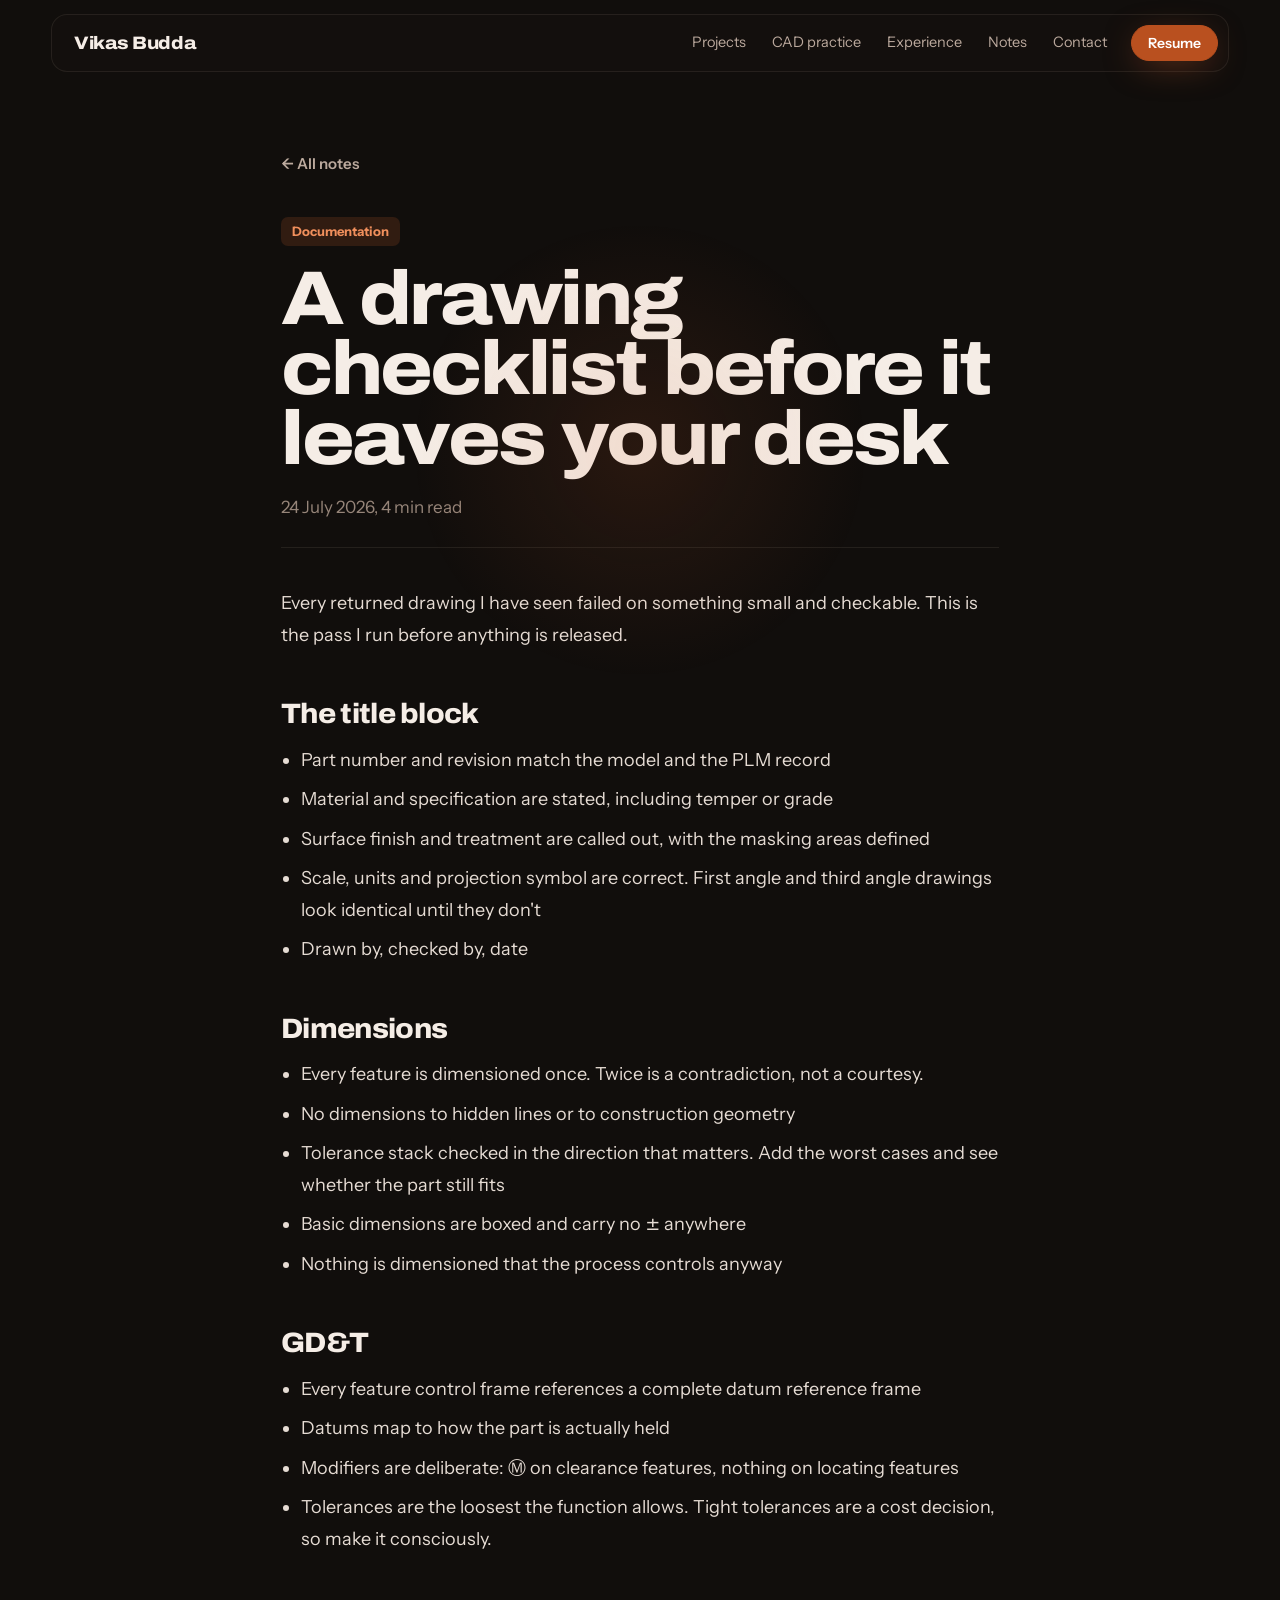
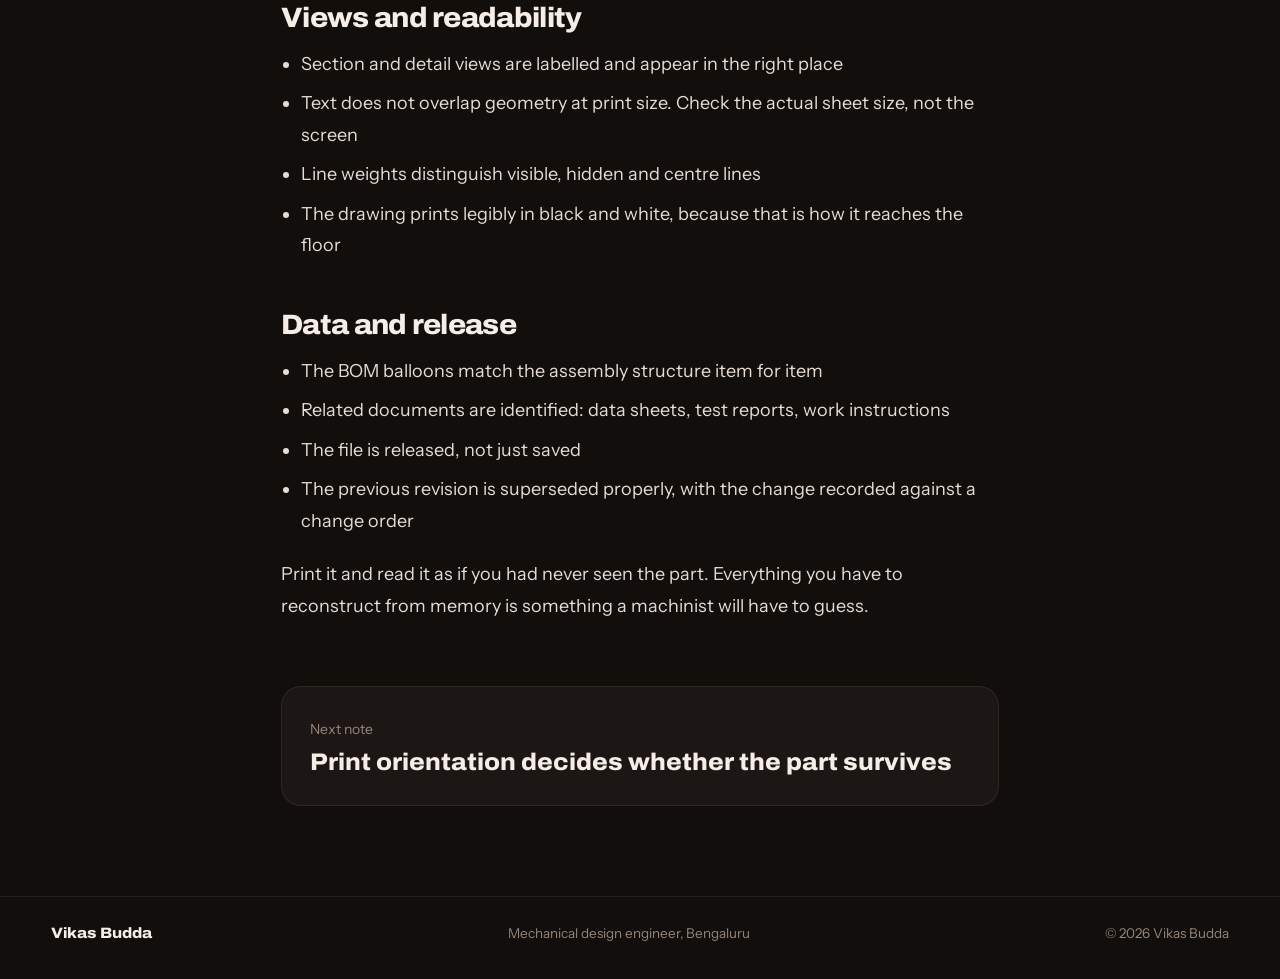
<file: note.html>
<!DOCTYPE html>
<html lang="en">
<head>
<meta charset="utf-8">
<meta name="viewport" content="width=device-width, initial-scale=1">
<meta name="theme-color" content="#110e0c">
<link rel="preconnect" href="https://fonts.googleapis.com"><link rel="preconnect" href="https://fonts.gstatic.com" crossorigin>
<link href="https://fonts.googleapis.com/css2?family=Archivo:wdth,wght@62..125,400..900&family=Instrument+Sans:wght@400;500;600;700&display=swap" rel="stylesheet">
<link rel="stylesheet" href="css/site.css">
<meta property="og:type" content="website">
<meta property="og:site_name" content="Vikas Budda">
<meta property="og:title" content="Notes by Vikas Budda">
<meta property="og:description" content="Engineering notes on CAD, drawings, GD&T and design.">
<meta property="og:url" content="https://buddavikasportfolio.com/notes.html">
<meta property="og:image" content="https://buddavikasportfolio.com/assets/og.png">
<meta property="og:image:width" content="1200"><meta property="og:image:height" content="630">
<meta property="og:image:alt" content="VIX the robot next to the name Vikas Budda">
<meta name="twitter:card" content="summary_large_image">
<meta name="twitter:image" content="https://buddavikasportfolio.com/assets/og.png">
<link rel="icon" type="image/png" sizes="64x64" href="assets/favicon.png">
<link rel="apple-touch-icon" href="assets/apple-touch-icon.png">
<script>try{if(sessionStorage.getItem('vbs'))document.documentElement.classList.add('ready','quick')}catch(e){}</script>
<title>Note | Vikas Budda</title>
<meta name="description" content="Engineering notes on CAD, drawings, GD&T and design.">
</head>
<body>
<div class="loader" aria-hidden="true"><div class="in"><div class="nm"><span>Vikas Budda</span><span>0%</span></div><div class="bar"><i></i></div></div></div>
<a class="skip" href="#main">Skip to content</a>
<div class="progress" aria-hidden="true"></div><div class="eyecur" aria-hidden="true"><i></i><i></i></div><div class="cglow" aria-hidden="true"></div>
<header class="nav"><div class="bar">
  <a class="brand" href="index.html">Vikas Budda</a>
  <nav class="links" aria-label="Main"><a href="index.html#projects">Projects</a><a href="index.html#cad">CAD practice</a><a href="index.html#experience">Experience</a><a href="notes.html">Notes</a><a href="index.html#contact">Contact</a></nav>
  <a class="btn sm pri" href="assets/vikas-budda-resume.pdf" target="_blank" rel="noopener">Resume</a>
  <button class="menu-btn" type="button" aria-expanded="false" aria-controls="menu">Menu</button>
</div></header>
<div class="menu" id="menu"><a href="index.html#projects">Projects</a><a href="index.html#cad">CAD practice</a><a href="index.html#experience">Experience</a><a href="notes.html">Notes</a><a href="index.html#contact">Contact</a><a class="small" href="assets/vikas-budda-resume.pdf" target="_blank" rel="noopener">Download resume</a></div>
<main id="main" class="page"><div class="wrap">
  <article class="article" id="note">
    <a class="back" href="notes.html">&larr; All notes</a>
    <br><span class="tp"></span>
    <h1 class="d"></h1>
    <p class="by"></p>
    <div class="body"></div>
    <a class="nextn" href="notes.html"><span>Next note</span><b></b></a>
  </article>
</div></main>
<footer><div class="wrap"><span><b>Vikas Budda</b></span><span>Mechanical design engineer, Bengaluru</span><span>© <span id="year">2026</span> Vikas Budda</span></div></footer>
<script src="js/figures.js"></script>
<script src="js/data.js"></script>
<script src="js/site.js"></script>
</body>
</html>
</file>
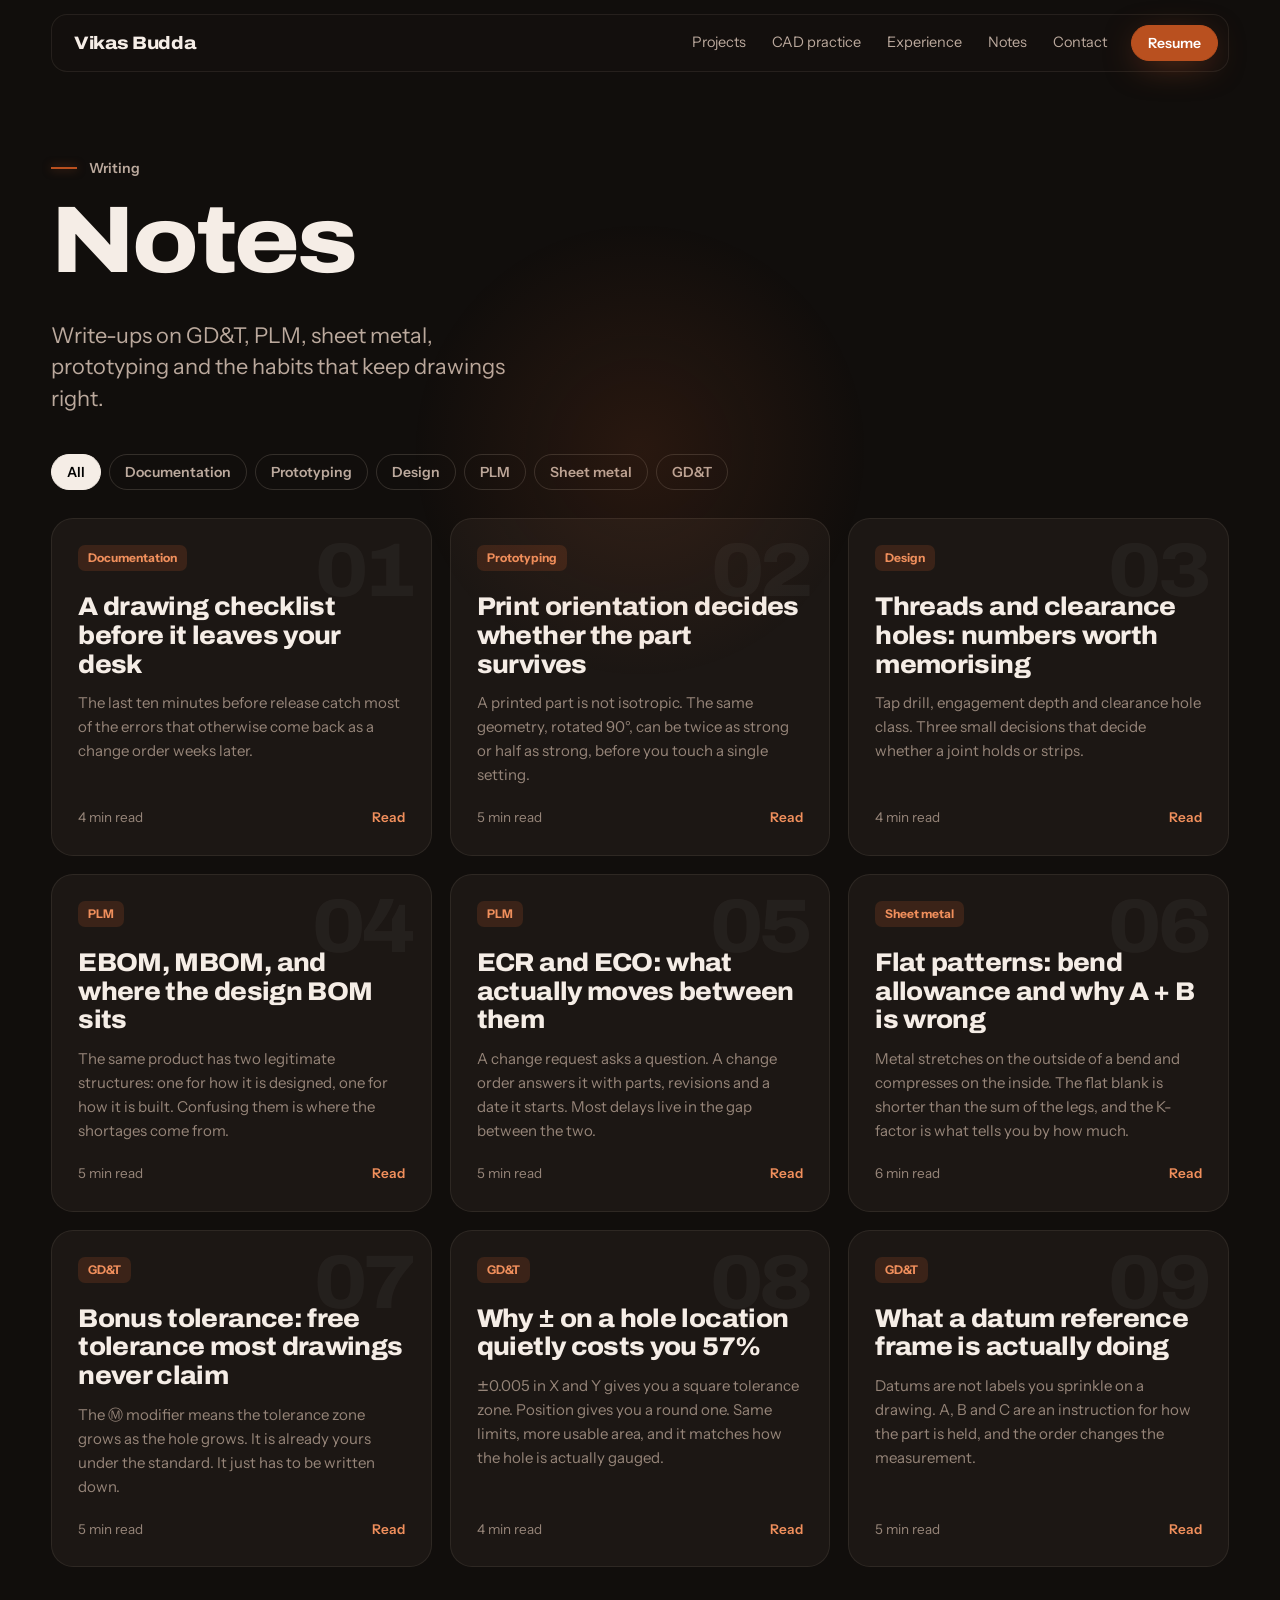
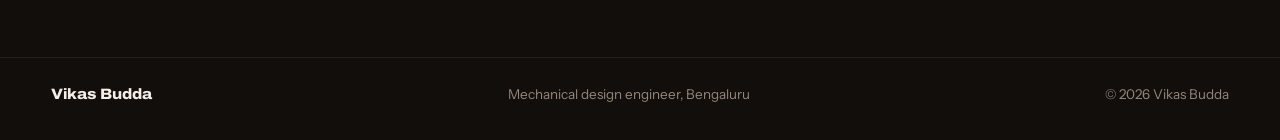
<file: notes.html>
<!DOCTYPE html>
<html lang="en">
<head>
<meta charset="utf-8">
<meta name="viewport" content="width=device-width, initial-scale=1">
<meta name="theme-color" content="#110e0c">
<link rel="preconnect" href="https://fonts.googleapis.com"><link rel="preconnect" href="https://fonts.gstatic.com" crossorigin>
<link href="https://fonts.googleapis.com/css2?family=Archivo:wdth,wght@62..125,400..900&family=Instrument+Sans:wght@400;500;600;700&display=swap" rel="stylesheet">
<link rel="stylesheet" href="css/site.css">
<meta property="og:type" content="website">
<meta property="og:site_name" content="Vikas Budda">
<meta property="og:title" content="Notes by Vikas Budda">
<meta property="og:description" content="Engineering notes on CAD, drawings, GD&T and design.">
<meta property="og:url" content="https://buddavikasportfolio.com/notes.html">
<meta property="og:image" content="https://buddavikasportfolio.com/assets/og.png">
<meta property="og:image:width" content="1200"><meta property="og:image:height" content="630">
<meta property="og:image:alt" content="VIX the robot next to the name Vikas Budda">
<meta name="twitter:card" content="summary_large_image">
<meta name="twitter:image" content="https://buddavikasportfolio.com/assets/og.png">
<link rel="icon" type="image/png" sizes="64x64" href="assets/favicon.png">
<link rel="apple-touch-icon" href="assets/apple-touch-icon.png">
<script>try{if(sessionStorage.getItem('vbs'))document.documentElement.classList.add('ready','quick')}catch(e){}</script>
<title>Notes | Vikas Budda</title>
<meta name="description" content="Engineering notes on CAD, drawings, GD&T and design.">
</head>
<body>
<div class="loader" aria-hidden="true"><div class="in"><div class="nm"><span>Vikas Budda</span><span>0%</span></div><div class="bar"><i></i></div></div></div>
<a class="skip" href="#main">Skip to content</a>
<div class="progress" aria-hidden="true"></div><div class="eyecur" aria-hidden="true"><i></i><i></i></div><div class="cglow" aria-hidden="true"></div>
<header class="nav"><div class="bar">
  <a class="brand" href="index.html">Vikas Budda</a>
  <nav class="links" aria-label="Main"><a href="index.html#projects">Projects</a><a href="index.html#cad">CAD practice</a><a href="index.html#experience">Experience</a><a href="notes.html">Notes</a><a href="index.html#contact">Contact</a></nav>
  <a class="btn sm pri" href="assets/vikas-budda-resume.pdf" target="_blank" rel="noopener">Resume</a>
  <button class="menu-btn" type="button" aria-expanded="false" aria-controls="menu">Menu</button>
</div></header>
<div class="menu" id="menu"><a href="index.html#projects">Projects</a><a href="index.html#cad">CAD practice</a><a href="index.html#experience">Experience</a><a href="notes.html">Notes</a><a href="index.html#contact">Contact</a><a class="small" href="assets/vikas-budda-resume.pdf" target="_blank" rel="noopener">Download resume</a></div>
<main id="main" class="page" style="padding-top:150px">
  <div class="wrap" style="max-width:1320px">
    <p class="kicker" data-r>Writing</p>
    <h1 class="d h2 split" style="margin-bottom:30px">Notes</h1>
    <p class="sub" data-r style="margin:0 0 40px">Write-ups on GD&amp;T, PLM, sheet metal, prototyping and the habits that keep drawings right.</p>
    <div class="tabs" id="tabs" data-r></div>
    <div class="ngrid" id="ngrid"></div>
  </div>
</main>
<footer><div class="wrap"><span><b>Vikas Budda</b></span><span>Mechanical design engineer, Bengaluru</span><span>© <span id="year">2026</span> Vikas Budda</span></div></footer>
<script src="js/data.js"></script>
<script src="js/site.js"></script>
</body>
</html>
</file>
<file: css/site.css>
:root{
  --bg:#110e0c;--bg2:#171310;--card:#1c1714;--card2:#231c18;--line:rgba(255,232,214,.08);--line2:rgba(255,232,214,.15);
  --ink:#f5ede6;--ink2:#bba99d;--mute:#968579;--acc:#b9501f;--acc2:#f08f5c;--glow:rgba(214,98,46,.5);
  /* VIX's palette: terracotta shell, charcoal parts, gradient eyes */
  --shell:#b4522a;--char:#141110;--eye1:#8cf2fa;--eye2:#dce4fa;--eye3:#d8abf3;
  --f-d:"Archivo",ui-sans-serif,system-ui,sans-serif;--f-b:"Instrument Sans",ui-sans-serif,system-ui,sans-serif;
  --ease:cubic-bezier(.16,1,.3,1);--pad:clamp(20px,4vw,56px);
  /* note figure names */
  --sheet:var(--bg);--panel:var(--card);--ink-soft:var(--ink2);--hairline:var(--line2);--hairline-2:var(--line);--accent:var(--acc2);--f-mono:var(--f-b);
}
*{box-sizing:border-box}
html{background:var(--bg);-webkit-text-size-adjust:100%}
body{margin:0;background:var(--bg);color:var(--ink);font:400 17px/1.6 var(--f-b);-webkit-font-smoothing:antialiased;overflow-x:hidden}
a{color:inherit;text-decoration:none}
img{max-width:100%}
::selection{background:var(--acc);color:#fff}
:focus-visible{outline:2px solid var(--acc2);outline-offset:3px;border-radius:6px}
.wrap{max-width:1320px;margin:0 auto;padding:0 var(--pad)}
.skip{position:absolute;left:-999px}.skip:focus{left:16px;top:12px;background:#fff;color:#000;padding:8px 14px;border-radius:8px;z-index:99}
.d{font-family:var(--f-d);font-weight:800;font-stretch:112%;letter-spacing:-.035em;line-height:.92}

/* loader */
.loader{position:fixed;inset:0;z-index:100;background:var(--bg);display:grid;place-items:center;transition:opacity .8s var(--ease),visibility .8s}
.loader .in{width:min(320px,70vw)}
.loader .nm{font:800 22px/1 var(--f-d);font-stretch:112%;letter-spacing:-.02em;display:flex;justify-content:space-between}
.loader .nm span:last-child{color:var(--mute);font-weight:500;font-family:var(--f-b);font-size:15px;font-variant-numeric:tabular-nums}
.loader .bar{height:2px;background:var(--line);margin-top:16px;overflow:hidden;border-radius:2px}
.loader .bar i{display:block;height:100%;width:0;background:var(--acc);box-shadow:0 0 18px var(--glow);transition:width .2s linear}
.ready .loader{opacity:0;visibility:hidden}

/* progress + cursor glow */
.progress{position:fixed;left:0;top:0;height:2px;width:100%;z-index:60;transform-origin:0 50%;transform:scaleX(0);background:linear-gradient(90deg,var(--acc),var(--acc2));box-shadow:0 0 12px var(--glow)}
.cglow{position:fixed;left:0;top:0;width:520px;height:520px;margin:-260px 0 0 -260px;border-radius:50%;pointer-events:none;z-index:1;background:radial-gradient(circle,rgba(214,98,46,.12),transparent 62%);opacity:0;transition:opacity .4s}
@media (hover:hover) and (pointer:fine){.cglow.on{opacity:1}}

/* nav */
.nav{position:fixed;left:0;right:0;top:14px;z-index:50;padding:0 var(--pad);transition:top .5s var(--ease)}
.nav .bar{max-width:1320px;margin:0 auto;display:flex;align-items:center;gap:24px;height:58px;padding:0 10px 0 22px;border-radius:16px;border:1px solid var(--line);background:rgba(22,18,15,.55);backdrop-filter:blur(18px) saturate(1.4);-webkit-backdrop-filter:blur(18px) saturate(1.4);transition:background .5s,border-color .5s,height .5s var(--ease)}
.scrolled .nav{top:8px}.scrolled .nav .bar{background:rgba(22,18,15,.82);border-color:var(--line2);height:52px}
.brand{font:800 18px/1 var(--f-d);font-stretch:112%;letter-spacing:-.02em;margin-right:auto}
.links{display:flex;gap:26px}.links a{font-size:14.5px;color:var(--ink2);position:relative;transition:color .3s}
.links a:after{content:"";position:absolute;left:0;right:0;bottom:-6px;height:1px;background:var(--acc2);transform:scaleX(0);transform-origin:left;transition:transform .5s var(--ease)}
.links a:hover{color:var(--ink)}.links a:hover:after,.links a.on:after{transform:scaleX(1)}.links a.on{color:var(--ink)}
.menu-btn{display:none;background:none;border:1px solid var(--line2);color:var(--ink);font:500 14px var(--f-b);padding:9px 14px;border-radius:10px;cursor:pointer}
@media (max-width:900px){.links,.nav .btn{display:none}.menu-btn{display:block}}
.menu{position:fixed;inset:0;z-index:49;background:rgba(17,14,12,.96);backdrop-filter:blur(10px);display:flex;flex-direction:column;justify-content:center;padding:0 var(--pad);gap:6px;opacity:0;visibility:hidden;transition:opacity .5s var(--ease),visibility .5s}
.menu a{font:800 clamp(40px,11vw,64px)/1.08 var(--f-d);font-stretch:112%;letter-spacing:-.035em;transform:translateY(30px);opacity:0;transition:transform .7s var(--ease),opacity .7s}
.menu-open .menu{opacity:1;visibility:visible}.menu-open .menu a{transform:none;opacity:1}
.menu a:nth-child(2){transition-delay:.05s}.menu a:nth-child(3){transition-delay:.1s}.menu a:nth-child(4){transition-delay:.15s}.menu a:nth-child(5){transition-delay:.2s}.menu a:nth-child(6){transition-delay:.25s}
.menu a.small{font:500 17px var(--f-b);color:var(--ink2);margin-top:22px}

/* buttons */
.btn{position:relative;display:inline-flex;align-items:center;justify-content:center;gap:10px;font:600 15px/1 var(--f-b);padding:15px 22px;border-radius:999px;border:1px solid var(--line2);color:var(--ink);background:rgba(255,255,255,.02);cursor:pointer;transition:border-color .3s,background .3s,box-shadow .4s,transform .4s var(--ease);will-change:transform}
.btn:hover{border-color:rgba(255,255,255,.4);background:rgba(255,255,255,.05)}
.btn.pri{background:var(--acc);border-color:var(--acc);color:#fff;box-shadow:0 8px 34px -8px var(--glow)}
.btn.pri:hover{background:#cf602d;box-shadow:0 10px 46px -6px rgba(214,98,46,.75)}
.btn.sm{padding:10px 16px;font-size:14px}
.btn .ar{transition:transform .4s var(--ease)}.btn:hover .ar{transform:translateX(4px)}
.btn.pri:before{content:"";position:absolute;inset:0;border-radius:inherit;background:linear-gradient(110deg,transparent 30%,rgba(255,255,255,.35) 50%,transparent 70%);background-size:250% 100%;background-position:120% 0;transition:background-position 1s var(--ease)}
.btn.pri:hover:before{background-position:-40% 0}

/* reveal */
[data-r]{opacity:0;transform:translateY(42px);filter:blur(8px);transition:opacity 1.1s var(--ease),transform 1.1s var(--ease),filter 1.1s var(--ease);transition-delay:var(--dl,0s)}
[data-r].in{opacity:1;transform:none;filter:none}
[data-r="fade"]{transform:none}
[data-r="left"]{transform:translateX(-50px)}[data-r="right"]{transform:translateX(50px)}
[data-r="scale"]{transform:scale(.92)}
.split .w{display:inline-block;overflow:hidden;vertical-align:top;padding-bottom:.06em}
.split .w>span{display:inline-block;transform:translateY(105%);transition:transform 1.2s var(--ease);transition-delay:var(--dl,0s)}
.split.in .w>span{transform:none}

/* sections */
section{position:relative}
.kicker{display:inline-flex;align-items:center;gap:12px;font:600 14px/1 var(--f-b);color:var(--ink2);margin:0 0 22px}
.kicker:before{content:"";width:26px;height:2px;background:var(--acc);box-shadow:0 0 10px var(--glow)}
.h2{font-size:clamp(44px,7.4vw,108px);margin:0}
.sub{font-size:clamp(18px,1.7vw,22px);line-height:1.45;color:var(--ink2);max-width:34ch;margin:18px 0 0}
.shead{display:flex;align-items:flex-end;justify-content:space-between;gap:24px;margin-bottom:40px;flex-wrap:wrap}
.shead .h2{font-size:clamp(36px,5vw,72px)}
.link{font:600 15px var(--f-b);color:var(--acc2);display:inline-flex;gap:8px;align-items:center}.link .ar{transition:transform .4s var(--ease)}.link:hover .ar{transform:translateX(4px)}

/* hero */
.hero{min-height:100svh;display:flex;flex-direction:column;align-items:center;padding:120px 0 40px;overflow:hidden;isolation:isolate}
.hero .copy{text-align:center;position:relative;z-index:3;padding:0 var(--pad)}
.hero h1{font-size:clamp(58px,12.5vw,196px);margin:0;white-space:nowrap}
.hero h1 .w:last-child>span{color:transparent;-webkit-text-stroke:0;background:linear-gradient(180deg,#fff 30%,#b39f92);-webkit-background-clip:text;background-clip:text}
.hero .tag{font-size:clamp(17px,1.6vw,21px);color:var(--ink2);margin:20px auto 30px}
.hero .actions{display:flex;gap:12px;justify-content:center;flex-wrap:wrap}
.stage{position:relative;width:min(1100px,100%);flex:1;min-height:min(56vh,620px);margin-top:-2vh;z-index:2}
.stage canvas{position:absolute;inset:0;width:100%!important;height:100%!important;display:block}
.halo{position:absolute;left:50%;top:58%;width:min(900px,140vw);height:min(560px,90vw);transform:translate(-50%,-50%);background:radial-gradient(closest-side,rgba(214,98,46,.42),rgba(214,98,46,.12) 45%,transparent 72%);filter:blur(10px);z-index:-1;animation:halo 6s ease-in-out infinite}
@keyframes halo{50%{opacity:.7;transform:translate(-50%,-50%) scale(1.06)}}
.floor{position:absolute;left:50%;bottom:7%;width:min(760px,90vw);height:2px;transform:translateX(-50%);background:linear-gradient(90deg,transparent,rgba(240,143,92,.9),transparent);box-shadow:0 0 40px 6px var(--glow);opacity:.8}
.cue{position:absolute;left:50%;bottom:22px;transform:translateX(-50%);font:600 11px/1 var(--f-b);letter-spacing:.24em;color:var(--mute);display:flex;flex-direction:column;align-items:center;gap:10px;z-index:3}
.cue i{width:1px;height:42px;background:linear-gradient(var(--ink2),transparent);animation:cue 2.2s var(--ease) infinite;transform-origin:top}
@keyframes cue{0%{transform:scaleY(0)}50%{transform:scaleY(1)}100%{transform:scaleY(1);opacity:0}}
.grain{position:absolute;inset:0;pointer-events:none;background:radial-gradient(120% 70% at 50% 0%,rgba(214,98,46,.10),transparent 60%)}

/* marquee */
.marquee{border-top:1px solid var(--line);border-bottom:1px solid var(--line);overflow:hidden;padding:26px 0;background:var(--bg2)}
.marquee .t{display:flex;gap:56px;width:max-content;animation:mq 38s linear infinite}
.marquee span{font:800 clamp(26px,3.4vw,46px)/1 var(--f-d);font-stretch:112%;letter-spacing:-.03em;color:transparent;-webkit-text-stroke:1px rgba(255,255,255,.28);white-space:nowrap;transition:color .4s}
.marquee span:nth-child(3n+1){color:var(--ink);-webkit-text-stroke:0}
.marquee span b{color:var(--acc);-webkit-text-stroke:0;margin-left:56px}
.marquee:hover .t{animation-play-state:paused}
@keyframes mq{to{transform:translateX(-50%)}}

/* roam (sticky scroll) */
.roam{height:340vh}
.roam .pin{position:sticky;top:0;height:100svh;overflow:hidden;display:grid;align-items:center}
.roam .pin>.wrap{width:100%;display:grid;grid-template-columns:minmax(0,.9fr) minmax(0,1.3fr);gap:20px;align-items:center;position:relative;z-index:2;pointer-events:none}
.roam .pin>.wrap>*{pointer-events:auto}
.roam canvas{position:absolute;inset:0;width:100%!important;height:100%!important;z-index:1}
.roam .glowR{position:absolute;right:-10%;top:50%;width:900px;height:900px;transform:translateY(-50%);background:radial-gradient(closest-side,rgba(214,98,46,.28),transparent 70%);z-index:0}
.chip{display:inline-flex;align-items:center;gap:10px;font:600 13px/1 var(--f-b);padding:9px 14px;border-radius:999px;border:1px solid rgba(240,143,92,.35);background:rgba(214,98,46,.08);color:var(--acc2);margin-top:24px}
.chip i{width:7px;height:7px;border-radius:50%;background:var(--acc2);box-shadow:0 0 0 0 rgba(240,143,92,.7);animation:ping 1.8s infinite}
@keyframes ping{70%{box-shadow:0 0 0 9px rgba(240,143,92,0)}100%{box-shadow:0 0 0 0 rgba(240,143,92,0)}}
.stats{display:grid;grid-template-columns:repeat(3,auto);gap:12px 36px;margin-top:40px;justify-content:start}
.stat b{display:block;white-space:nowrap;font:800 clamp(26px,3vw,42px)/1 var(--f-d);font-stretch:108%;letter-spacing:-.03em;font-variant-numeric:tabular-nums}
.stat>span{font-size:13.5px;color:var(--mute)}
.steps{position:absolute;left:var(--pad);bottom:34px;z-index:3;display:flex;gap:8px;flex-wrap:wrap}
.steps span{font:600 13px/1 var(--f-b);padding:9px 13px;border-radius:999px;border:1px solid var(--line);color:var(--mute);transition:all .5s var(--ease)}
.steps span.on{color:#fff;border-color:rgba(240,143,92,.5);background:rgba(214,98,46,.16);box-shadow:0 0 22px -4px var(--glow)}
.callouts{position:absolute;inset:0;z-index:2;pointer-events:none}
.co{position:absolute;font:600 13px/1.25 var(--f-b);color:var(--ink);white-space:nowrap;opacity:0;transform:translate(14px,-50%);transition:opacity .5s}
.co:before{content:"";display:inline-block;width:7px;height:7px;border-radius:50%;background:var(--acc2);box-shadow:0 0 12px var(--acc);margin-right:9px;vertical-align:1px}
.co small{display:block;color:var(--mute);font-weight:500;margin-left:16px}
.scrollhint{font-size:14px;color:var(--mute);margin-top:30px}
@media (max-width:900px){
  .roam{height:300vh}
  .roam .pin{align-items:start}
  .roam .pin>.wrap{grid-template-columns:1fr;padding-top:96px;position:static}
  .roam .h2{font-size:56px}.roam .sub{font-size:17px;margin-top:10px}
  .roam canvas{top:34%;height:66%!important}
  .stats{position:absolute;left:var(--pad);right:var(--pad);bottom:78px;grid-template-columns:1.7fr 1fr 1fr;margin:0;gap:8px}
  .stat b{font-size:19px}.stat>span{font-size:12px}
  .steps{bottom:24px}.steps span{padding:7px 10px;font-size:12px}
  .co{font-size:11.5px}.co small{display:none}
  .chip{margin-top:16px}.scrollhint{display:none}
}

/* puck */
.puck{padding:16vh 0 12vh;overflow:hidden}
.puck .wrap{display:grid;grid-template-columns:minmax(0,1.15fr) minmax(0,1fr);gap:60px;align-items:center}
.puck .view{position:relative;aspect-ratio:1/1;border-radius:28px;background:radial-gradient(circle at 50% 60%,#1e1814,#0d0a08 70%);border:1px solid var(--line);overflow:hidden}
.puck .view:after{content:"";position:absolute;left:50%;bottom:16%;width:62%;height:16%;transform:translateX(-50%);border-radius:50%;background:radial-gradient(closest-side,rgba(214,98,46,.55),transparent);filter:blur(14px);animation:breath 4s ease-in-out infinite;pointer-events:none}
@keyframes breath{50%{opacity:.45}}
.puck model-viewer{width:100%;height:100%;background:transparent;--poster-color:transparent;position:relative;z-index:1}
.feats{display:grid;grid-template-columns:repeat(3,1fr);margin:40px 0 34px;border-top:1px solid var(--line);border-bottom:1px solid var(--line)}
.feats div{padding:20px 18px 20px 0}.feats div+div{border-left:1px solid var(--line);padding-left:18px}
.feats b{display:block;font:800 22px/1.1 var(--f-d);font-stretch:108%;letter-spacing:-.02em;margin-bottom:6px}
.feats span{font-size:14px;color:var(--mute)}
.actions{display:flex;gap:12px;flex-wrap:wrap}
@media (max-width:900px){.puck .wrap{grid-template-columns:1fr;gap:34px}.puck .view{order:-1}.feats b{font-size:17px}.feats div{padding:16px 10px 16px 0}.feats div+div{padding-left:12px}}

/* practice */
.practice{padding:12vh 0}
.track{display:flex;gap:18px;overflow-x:auto;scroll-snap-type:x mandatory;padding:6px var(--pad) 26px;margin:0 calc(var(--pad)*-1);scrollbar-width:none;cursor:grab}
.track::-webkit-scrollbar{display:none}
.track.drag{cursor:grabbing;scroll-snap-type:none}
.card{--mx:50%;--my:50%;position:relative;flex:0 0 clamp(250px,26vw,340px);scroll-snap-align:start;border-radius:22px;background:var(--card);border:1px solid var(--line);overflow:hidden;transition:transform .6s var(--ease),border-color .4s,box-shadow .6s}
.card:before{content:"";position:absolute;inset:0;border-radius:inherit;padding:1px;background:radial-gradient(260px circle at var(--mx) var(--my),rgba(240,143,92,.7),transparent 60%);-webkit-mask:linear-gradient(#000 0 0) content-box,linear-gradient(#000 0 0);-webkit-mask-composite:xor;mask-composite:exclude;opacity:0;transition:opacity .4s;pointer-events:none;z-index:2}
.card:after{content:"";position:absolute;inset:0;background:radial-gradient(400px circle at var(--mx) var(--my),rgba(214,98,46,.12),transparent 55%);opacity:0;transition:opacity .4s;pointer-events:none}
.card:hover{transform:translateY(-6px);box-shadow:0 30px 60px -30px rgba(214,98,46,.45)}
.card:hover:before,.card:hover:after{opacity:1}
.card .v{aspect-ratio:1/1;background:radial-gradient(circle at 50% 55%,#201a16,#0d0b09 72%)}
.card model-viewer{width:100%;height:100%;background:transparent}
.card .doc{width:100%;height:100%;display:grid;place-items:center;font:800 64px/1 var(--f-d);font-stretch:112%;color:rgba(255,255,255,.12);letter-spacing:-.04em}
.card .m{padding:18px 20px 22px;position:relative;z-index:1}
.card h3{font:800 19px/1.15 var(--f-d);font-stretch:106%;letter-spacing:-.02em;margin:0 0 6px}
.card p{font-size:14px;color:var(--mute);margin:0}
.card .open{position:absolute;right:16px;top:16px;z-index:3;font:600 12px/1 var(--f-b);padding:8px 11px;border-radius:999px;background:rgba(255,255,255,.08);border:1px solid var(--line2);color:var(--ink);opacity:0;transform:translateY(-6px);transition:all .4s var(--ease);cursor:pointer}
.card:hover .open,.card:focus-within .open{opacity:1;transform:none}
@media (hover:none){.card .open{opacity:1;transform:none}}
.trackbar{height:2px;background:var(--line);border-radius:2px;overflow:hidden;max-width:320px}
.trackbar i{display:block;height:100%;width:20%;background:var(--acc2);transition:transform .2s}
.legal{font-size:13px;color:var(--mute);margin-top:22px;max-width:70ch}

/* experience + skills */
.xp{padding:12vh 0}
.xp .wrap{display:grid;grid-template-columns:minmax(0,1.1fr) minmax(0,1fr);gap:70px}
.tl{position:relative;padding-left:34px;margin-top:10px}
.tl .rail{position:absolute;left:5px;top:8px;bottom:8px;width:2px;background:var(--line)}
.tl .fill{position:absolute;left:5px;top:8px;width:2px;height:0;background:linear-gradient(var(--acc2),var(--acc));box-shadow:0 0 14px var(--glow)}
.job{position:relative;padding-bottom:44px}
.job:before{content:"";position:absolute;left:-34px;top:6px;width:12px;height:12px;border-radius:50%;background:var(--bg);border:2px solid var(--line2);transition:all .6s var(--ease)}
.job.lit:before{border-color:var(--acc2);background:var(--acc);box-shadow:0 0 0 6px rgba(214,98,46,.15),0 0 20px var(--glow)}
.job h3{font:800 clamp(22px,2.4vw,30px)/1.1 var(--f-d);font-stretch:108%;letter-spacing:-.025em;margin:0}
.job .when{font-size:14px;color:var(--acc2);margin:8px 0 2px;font-weight:600}
.job .org{color:var(--ink2);margin:0 0 14px}
.job ul{margin:0;padding-left:18px;color:var(--ink2);font-size:15.5px}.job li{margin-bottom:7px}
.tags{display:flex;flex-wrap:wrap;gap:7px;margin-top:14px}.tags span{font-size:12.5px;font-weight:600;padding:6px 11px;border-radius:999px;border:1px solid var(--line2);color:var(--ink2)}
.spec{border-top:1px solid var(--line);margin-top:10px}
.spec div{display:grid;grid-template-columns:150px 1fr;gap:16px;padding:16px 0;border-bottom:1px solid var(--line);transition:background .4s,padding .4s var(--ease)}
.spec div:hover{background:linear-gradient(90deg,rgba(214,98,46,.08),transparent);padding-left:12px}
.spec dt{font:800 15px/1.4 var(--f-d);font-stretch:106%}.spec dd{margin:0;color:var(--ink2);font-size:15.5px}
.edu{margin-top:44px}
.edu h4{font:800 15px var(--f-d);font-stretch:106%;margin:0 0 6px;color:var(--mute);letter-spacing:0}
.edu li{list-style:none;display:flex;justify-content:space-between;gap:16px;padding:12px 0;border-bottom:1px solid var(--line);font-size:15px}
.edu ul{margin:0;padding:0}.edu li span:last-child{color:var(--mute);white-space:nowrap}.edu a{color:var(--acc2)}
@media (max-width:900px){.xp .wrap{grid-template-columns:1fr;gap:56px}.spec div{grid-template-columns:1fr;gap:4px}}

/* notes */
.notes{padding:12vh 0}
.ngrid{display:grid;grid-template-columns:repeat(3,1fr);gap:18px}
.ncard{--mx:50%;--my:50%;position:relative;display:flex;flex-direction:column;min-height:300px;padding:26px;border-radius:22px;background:var(--card);border:1px solid var(--line);overflow:hidden;transition:transform .6s var(--ease),border-color .4s}
.ncard:after{content:"";position:absolute;inset:0;background:radial-gradient(380px circle at var(--mx) var(--my),rgba(214,98,46,.16),transparent 55%);opacity:0;transition:opacity .4s;pointer-events:none}
.ncard:hover{transform:translateY(-6px);border-color:rgba(240,143,92,.35)}.ncard:hover:after{opacity:1}
.ncard .tp{align-self:flex-start;font:700 12px/1 var(--f-b);padding:7px 10px;border-radius:7px;background:rgba(214,98,46,.16);color:var(--acc2)}
.ncard h3{font:800 clamp(22px,2vw,27px)/1.12 var(--f-d);font-stretch:106%;letter-spacing:-.025em;margin:22px 0 12px}
.ncard p{color:var(--mute);font-size:15px;margin:0 0 20px}
.ncard .ft{margin-top:auto;display:flex;justify-content:space-between;font-size:13.5px;color:var(--mute)}
.ncard .ft b{color:var(--acc2);font-weight:600;transition:transform .4s var(--ease)}.ncard:hover .ft b{transform:translateX(4px)}
.ncard .num{position:absolute;right:20px;top:14px;font:800 76px/1 var(--f-d);font-stretch:112%;color:rgba(255,255,255,.04);letter-spacing:-.05em}
@media (max-width:900px){.ngrid{grid-template-columns:1fr}.ncard{min-height:0}}
.tabs{display:flex;flex-wrap:wrap;gap:8px;margin-bottom:28px}
.tabs button{font:600 14px/1 var(--f-b);padding:10px 15px;border-radius:999px;border:1px solid var(--line2);background:transparent;color:var(--ink2);cursor:pointer;transition:all .3s}
.tabs button[aria-pressed="true"]{background:var(--ink);color:#000;border-color:var(--ink)}

/* cta */
.cta{padding:18vh 0 12vh;text-align:center;overflow:hidden}
.cta .h2{font-size:clamp(48px,10vw,160px);background:linear-gradient(100deg,#fff 0%,#fff 40%,var(--acc2) 50%,#fff 60%,#fff 100%);background-size:250% 100%;-webkit-background-clip:text;background-clip:text;color:transparent;animation:shine 6s var(--ease) infinite}
@keyframes shine{0%{background-position:100% 0}60%,100%{background-position:-50% 0}}
.cta .mail{display:inline-block;font:600 clamp(18px,2.2vw,26px)/1.3 var(--f-b);margin:28px 0 30px;color:var(--ink2);border-bottom:1px solid var(--line2);padding-bottom:4px;transition:color .3s,border-color .3s;word-break:break-all}
.cta .mail:hover{color:#fff;border-color:var(--acc2)}
.cta .actions{justify-content:center}
.horizon{position:relative;height:200px;margin-top:8vh}
.horizon:before{content:"";position:absolute;left:50%;top:0;width:min(1200px,120vw);height:400px;transform:translateX(-50%);border-radius:50%;border-top:2px solid rgba(240,143,92,.85);box-shadow:0 -30px 120px -20px var(--glow),inset 0 40px 90px -40px rgba(214,98,46,.6)}
footer{border-top:1px solid var(--line);padding:26px 0 34px;font-size:13.5px;color:var(--mute);position:relative;background:var(--bg)}
footer .wrap{display:flex;justify-content:space-between;gap:16px;flex-wrap:wrap}
footer b{color:var(--ink);font:800 15px var(--f-d);font-stretch:110%}

/* dialog */
dialog.viewer{border:1px solid var(--line2);padding:0;width:min(1100px,94vw);height:min(780px,86svh);border-radius:24px;background:radial-gradient(circle at 50% 60%,#221a15,#0a0807 72%);color:var(--ink);opacity:0;transform:scale(.96);transition:opacity .4s var(--ease),transform .5s var(--ease)}
dialog.viewer[open].show{opacity:1;transform:none}
dialog.viewer::backdrop{background:rgba(0,0,0,.7);backdrop-filter:blur(6px)}
dialog.viewer model-viewer{width:100%;height:100%;background:transparent}
dialog.viewer header{position:absolute;inset:0 0 auto;display:flex;justify-content:space-between;align-items:center;padding:18px 18px 0 24px;z-index:2}
dialog.viewer h3{font:800 22px/1.1 var(--f-d);font-stretch:108%;margin:0}
dialog.viewer .hint{position:absolute;left:24px;bottom:18px;font-size:13px;color:var(--mute)}

/* note pages */
.page{padding:150px 0 90px}
.page .wrap{max-width:820px}
.back{font:600 15px var(--f-b);color:var(--ink2);transition:color .3s}.back:hover{color:var(--acc2)}
.article .tp{display:inline-block;margin:40px 0 18px;font:700 13px/1 var(--f-b);padding:8px 11px;border-radius:7px;background:rgba(214,98,46,.16);color:var(--acc2)}
.article h1{font-size:clamp(40px,6.4vw,76px);margin:0 0 20px}
.article .by{color:var(--mute);margin:0 0 40px;padding-bottom:26px;border-bottom:1px solid var(--line)}
.body{font-size:18px;line-height:1.75;color:#e6dcd4}
.body p{margin:0 0 20px}
.body h3{font:800 28px/1.2 var(--f-d);font-stretch:106%;letter-spacing:-.025em;color:var(--ink);margin:46px 0 14px}
.body ul{padding-left:20px;margin:0 0 22px}.body li{margin-bottom:8px}
.body code{font:600 .88em/1 ui-monospace,monospace;background:var(--card2);padding:3px 7px;border-radius:6px;color:var(--acc2)}
.table-wrap{overflow-x:auto;margin:8px 0 28px;border:1px solid var(--line);border-radius:14px}
.data-table{border-collapse:collapse;width:100%;font-size:15px}
.data-table th,.data-table td{text-align:left;padding:12px 14px;border-bottom:1px solid var(--line)}
.data-table th{color:var(--mute);font-weight:600}
.data-table tr:last-child td{border-bottom:0}
.nextn{margin-top:64px;padding:28px;border-radius:20px;border:1px solid var(--line);background:var(--card);display:block;transition:border-color .4s,transform .6s var(--ease)}
.nextn:hover{border-color:rgba(240,143,92,.4);transform:translateY(-4px)}
.nextn span{color:var(--mute);font-size:14px}.nextn b{display:block;font:800 24px/1.2 var(--f-d);font-stretch:106%;margin-top:6px}
.fig{border:1px solid var(--line);background:var(--card);border-radius:18px;padding:24px 24px 0;margin:12px 0 34px}
.fig figcaption{font-size:14px;color:var(--ink2);border-top:1px solid var(--line);margin-top:18px;padding:14px 0 16px;display:flex;gap:12px;align-items:baseline;flex-wrap:wrap}
.fig figcaption b{color:var(--acc2);font-weight:600}
.fig-scroll{overflow-x:auto}.fig svg{width:100%;height:auto;display:block;min-width:520px}
.fig .ln{stroke:var(--hairline);stroke-width:1;fill:none}.fig .ln-2{stroke:var(--ink);stroke-width:1.4;fill:none}.fig .acc{stroke:var(--accent);stroke-width:1.4;fill:none}.fig .accf{fill:var(--accent)}.fig .dash{stroke-dasharray:4 4}.fig .fillp{fill:var(--sheet)}.fig .fillq{fill:var(--hairline-2)}.fig .ghost{fill:var(--accent);opacity:.18}
.fig text{font-family:var(--f-b);font-size:10px;fill:var(--ink-soft);letter-spacing:.04em}.fig text.hi{fill:var(--accent)}.fig text.ink{fill:var(--ink)}
@media (prefers-reduced-motion:reduce){
  *,*:before,*:after{animation-duration:.001s!important;animation-iteration-count:1!important;transition-duration:.001s!important}
  [data-r],.split .w>span{opacity:1!important;transform:none!important;filter:none!important}
  .roam{height:auto}.roam .pin{position:relative;height:100svh}
}
@keyframes fig-seatA { 0%,8% { transform: translate(14px,-16px); } 26%,100% { transform: translate(0,0); } }
@keyframes fig-seatB { 0%,26% { transform: translate(14px,0); } 46%,100% { transform: translate(0,0); } }
@keyframes fig-seatC { 0%,46% { transform: translate(0,0); opacity: 0; } 62%,100% { transform: translate(0,0); opacity: 1; } }
@keyframes fig-pulse { 0%,100% { opacity: .25; } 50% { opacity: 1; } }
@keyframes fig-grow  { 0% { transform: scale(.2); opacity: 0; } 40%,100% { transform: scale(1); opacity: 1; } }
@keyframes fig-unfold { 0%,15% { transform: rotate(0deg); } 55%,100% { transform: rotate(-90deg); } }
@keyframes fig-travel { 0% { offset-distance: 0%; } 100% { offset-distance: 100%; } }
@keyframes fig-step { 0%,100% { opacity: .3; } 12%,30% { opacity: 1; } }
@keyframes fig-slide { 0%,100% { transform: translateX(0); } 50% { transform: translateX(var(--slide, 60px)); } }
@keyframes fig-drive { 0%,10% { transform: translateY(0); } 60%,100% { transform: translateY(var(--drive, 26px)); } }
@keyframes fig-crack { 0%,45% { opacity: 0; } 60%,100% { opacity: 1; } }
@keyframes fig-press { 0%,40% { transform: translateY(0); } 60%,100% { transform: translateY(6px); } }
@keyframes fig-fade { from { opacity: 0; } to { opacity: 1; } }

.fig .seatA { animation: fig-seatA 6s var(--ease) infinite; }
.fig .seatB { animation: fig-seatB 6s var(--ease) infinite; }
.fig .seatC { animation: fig-seatC 6s var(--ease) infinite; }
.fig .pulse { animation: fig-pulse 2.4s ease-in-out infinite; }
.fig .grow  { animation: fig-grow 5s var(--ease) infinite; transform-origin: center; transform-box: fill-box; }
.fig .unfold { animation: fig-unfold 6s var(--ease) infinite; transform-origin: var(--pivot, 0 0); transform-box: view-box; }
.fig .slide { animation: fig-slide 5s var(--ease) infinite; }
.fig .drive { animation: fig-drive 5s var(--ease) infinite; }
.fig .crack { animation: fig-crack 5s var(--ease) infinite; }
.fig .press { animation: fig-press 5s var(--ease) infinite; }
.fig .fade  { animation: fig-fade .8s ease both; }

.fig .step { animation: fig-step 6s linear infinite; }
.fig .step:nth-of-type(1) { animation-delay: 0s; }
.fig .step:nth-of-type(2) { animation-delay: 1.5s; }
.fig .step:nth-of-type(3) { animation-delay: 3s; }
.fig .step:nth-of-type(4) { animation-delay: 4.5s; }

.fig .bead {
    offset-path: var(--path); animation: fig-travel 6s linear infinite;
    fill: var(--accent);
}


/* roam showcase */
.roamp{padding-top:14vh}
.roamp .wrap{grid-template-columns:minmax(0,1fr) minmax(0,1.15fr)}
.rview{display:block;cursor:pointer}
.rview canvas{position:absolute;inset:0;width:100%!important;height:100%!important;z-index:1}
.tapme{position:absolute;left:50%;bottom:22px;transform:translateX(-50%);z-index:2;font:600 13px/1 var(--f-b);padding:10px 16px;border-radius:999px;background:rgba(255,255,255,.06);border:1px solid var(--line2);color:var(--ink);backdrop-filter:blur(8px);transition:background .3s,border-color .3s}
.rview:hover .tapme{background:var(--acc);border-color:var(--acc)}
@media (max-width:900px){.roamp .wrap{grid-template-columns:1fr}}

/* play with roam */
.play{padding:120px 0 40px}
.play .top{display:flex;justify-content:space-between;align-items:flex-end;gap:24px;flex-wrap:wrap;margin-bottom:26px}
.play h1{font-size:clamp(52px,9vw,128px);margin:0}
.arena{position:relative;height:min(68svh,700px);min-height:420px;border-radius:30px;overflow:hidden;border:1px solid var(--line);background:radial-gradient(120% 90% at 50% 75%,#24170f,#0a0807 62%);touch-action:none}
.arena canvas{position:absolute;inset:0;width:100%!important;height:100%!important;cursor:grab}
.arena canvas:active{cursor:grabbing}
.arena .edge{position:absolute;left:8%;right:8%;bottom:20%;height:2px;background:linear-gradient(90deg,transparent,rgba(240,143,92,.7),transparent);box-shadow:0 0 30px 4px var(--glow);opacity:.55;pointer-events:none}
.bubble{position:absolute;left:50%;top:22px;transform:translate(-50%,-8px);max-width:min(560px,88%);text-align:center;padding:14px 20px;border-radius:18px;background:rgba(22,18,15,.78);border:1px solid var(--line2);backdrop-filter:blur(10px);opacity:0;transition:opacity .35s,transform .5s var(--ease);pointer-events:none;z-index:3}
.bubble.on{opacity:1;transform:translate(-50%,0)}
.bubble .rm{display:block;font:800 14px/1 var(--f-d);font-stretch:110%;letter-spacing:.06em;color:var(--acc2);margin-bottom:6px}
.bubble .en{font-size:17px;font-weight:500}
.arena .hint{position:absolute;left:20px;bottom:16px;font-size:13px;color:var(--mute);z-index:2}
.arena .snd{position:absolute;right:16px;top:16px;z-index:4}
.moodtag{position:absolute;right:20px;bottom:16px;font:600 13px/1 var(--f-b);color:var(--acc2);z-index:2}
.pads{display:grid;grid-template-columns:repeat(7,1fr);gap:12px;margin-top:18px}
@media (max-width:1240px){.pads{grid-template-columns:repeat(3,1fr)}}
.pad{--mx:50%;--my:50%;position:relative;text-align:left;padding:18px 18px 16px;border-radius:18px;border:1px solid var(--line);background:var(--card);color:var(--ink);cursor:pointer;overflow:hidden;transition:transform .5s var(--ease),border-color .3s,background .3s}
.pad:after{content:"";position:absolute;inset:0;background:radial-gradient(240px circle at var(--mx) var(--my),rgba(214,98,46,.18),transparent 60%);opacity:0;transition:opacity .3s;pointer-events:none}
.pad:hover{transform:translateY(-3px);border-color:rgba(240,143,92,.35)}.pad:hover:after{opacity:1}
.pad.on{border-color:var(--acc);background:rgba(214,98,46,.12);box-shadow:0 0 30px -8px var(--glow)}
.pad b{display:block;font:800 17px/1.15 var(--f-d);font-stretch:106%;letter-spacing:-.01em}
.pad span{display:block;font-size:13px;color:var(--mute);margin-top:6px}
@media (max-width:1000px){.pads{grid-template-columns:repeat(2,1fr)}}
.learn{display:grid;grid-template-columns:minmax(0,.8fr) minmax(0,1.2fr);gap:50px;padding:12vh 0 4vh}
.learn h2{font-size:clamp(34px,4.6vw,64px);margin:0}
.lcard{padding:28px;border-radius:22px;border:1px solid var(--line);background:var(--card);min-height:220px;position:relative;overflow:hidden}
.lcard .k{font:600 13px var(--f-b);color:var(--acc2)}
.lcard h3{font:800 clamp(26px,3vw,40px)/1.05 var(--f-d);font-stretch:108%;letter-spacing:-.03em;margin:12px 0 12px}
.lcard p{color:var(--ink2);margin:0;max-width:52ch}
.lcard.flash{animation:flash .9s var(--ease)}
@keyframes flash{0%{border-color:var(--acc2);box-shadow:0 0 50px -10px var(--glow)}100%{border-color:var(--line)}}
.found{display:flex;flex-wrap:wrap;gap:8px;margin-top:22px}
.found span{font:600 12.5px var(--f-b);padding:7px 11px;border-radius:999px;border:1px solid var(--line2);color:var(--mute);transition:all .4s var(--ease)}
.found span.got{color:#fff;border-color:rgba(240,143,92,.5);background:rgba(214,98,46,.16)}
@media (max-width:900px){.learn{grid-template-columns:1fr;gap:24px}.arena{border-radius:22px}}
@media (max-width:700px){.arena{height:62svh;min-height:380px}}

/* reflection fade under the robots */
.stage:after,.rview:after,.arena:after{content:"";position:absolute;left:0;right:0;bottom:0;height:30%;background:linear-gradient(to bottom,rgba(17,14,12,0),rgba(17,14,12,.92));pointer-events:none;z-index:2}
.rview:after{background:linear-gradient(to bottom,rgba(20,16,13,0),rgba(20,16,13,.9))}
.arena:after{height:22%;background:linear-gradient(to bottom,rgba(18,14,12,0),rgba(18,14,12,.9))}
.stage .floor{z-index:3}.arena .hint,.arena .moodtag{z-index:4}.tapme{z-index:4}

/* subtitles sit under VIX, over the reflection, never over the face */
.bubble{top:auto;bottom:46px;transform:translate(-50%,8px);padding:10px 16px;border-radius:14px;background:rgba(20,16,13,.72);max-width:min(520px,90%)}
.bubble.on{transform:translate(-50%,0)}
.bubble .rm{font-size:11px;margin-bottom:4px}
.bubble .en{font-size:15px;line-height:1.35}
.stage .bubble,.rview .bubble{z-index:5}
.stage{cursor:pointer}
.rview .bubble{bottom:70px}
.arena .bubble{z-index:5}
.arena .arbtn{position:absolute;left:16px;top:16px;z-index:4}
.arena .arbtn:not(.ready){opacity:.55}
.armsg{position:absolute;left:16px;top:64px;max-width:min(320px,80%);font-size:13px;line-height:1.4;padding:10px 14px;border-radius:12px;background:rgba(20,16,13,.85);border:1px solid var(--line2);opacity:0;transform:translateY(-6px);transition:opacity .3s,transform .3s;pointer-events:none;z-index:5}
.armsg.on{opacity:1;transform:none}
#roamar{position:absolute;width:1px;height:1px;left:0;top:0;opacity:0;pointer-events:none}
@media (max-width:700px){.bubble{top:auto;bottom:44px;padding:8px 13px}.bubble .en{font-size:14px}.rview .bubble{bottom:62px}}

/* ---------- page transitions (Chrome, Edge, Safari 18+) ---------- */
@view-transition{navigation:auto}
::view-transition-old(root){animation:vtOut .32s cubic-bezier(.4,0,.2,1) both}
::view-transition-new(root){animation:vtIn .6s var(--ease) both}
@keyframes vtOut{to{opacity:0;transform:translateY(-16px) scale(.99);filter:blur(6px)}}
@keyframes vtIn{from{opacity:0;transform:translateY(28px);filter:blur(6px)}}
.nav{view-transition-name:topnav}
::view-transition-group(topnav){animation-duration:.4s}
.quick .loader{transition:none;display:none}
@media (prefers-reduced-motion:reduce){::view-transition-group(*),::view-transition-old(*),::view-transition-new(*){animation:none!important}}

/* ---------- VIX build log ---------- */
.blog{padding:6vh 0 10vh}
.blog .wrap{display:grid;grid-template-columns:minmax(0,.9fr) minmax(0,1.1fr);gap:60px;align-items:start}
.log{list-style:none;margin:0;padding:0 0 0 30px;position:relative}
.log:before,.log:after{content:"";position:absolute;left:7px;top:10px;bottom:10px;width:2px;background:var(--line)}
.log:after{bottom:auto;height:var(--fill,0%);background:var(--acc);box-shadow:0 0 12px var(--glow)}
.log .li{position:relative;display:grid;grid-template-columns:110px 1fr;gap:18px;padding:18px 0;border-bottom:1px solid var(--line)}
.log .li:last-child{border-bottom:0}
.log .li:before{content:"";position:absolute;left:-29px;top:26px;width:14px;height:14px;border-radius:50%;background:var(--bg);border:2px solid var(--line2);z-index:1}
.log .li.done:before{background:var(--acc);border-color:var(--acc);box-shadow:0 0 12px var(--glow)}
.log .li.now:before{border-color:var(--acc2);animation:lpulse 1.8s ease-in-out infinite}
@keyframes lpulse{50%{box-shadow:0 0 0 7px rgba(240,143,92,.16)}}
.log .st{font:600 13px/1 var(--f-b);color:var(--mute);padding-top:7px}
.log .done .st{color:var(--acc2)}.log .now .st{color:#fff}
.log h3{font:800 clamp(19px,1.8vw,24px)/1.15 var(--f-d);font-stretch:108%;letter-spacing:-.02em;margin:0 0 6px}
.log p{margin:0;color:var(--ink2);font-size:15.5px;line-height:1.5}
.log .next h3{color:var(--ink2)}
@media (max-width:900px){.blog .wrap{grid-template-columns:1fr;gap:30px}.log .li{grid-template-columns:1fr;gap:6px}.log .st{padding-top:0}}

/* ---------- Hydration Puck story ---------- */
.puck.story{padding:12vh 0 10vh;overflow:visible}
.puck.story .wrap{grid-template-columns:minmax(0,1.1fr) minmax(0,1fr);align-items:start}
.story .stick{position:sticky;top:12vh;height:76vh}
.story .stick .view{height:100%;aspect-ratio:auto}
.story .chap{padding:4vh 0}
.story .intro{min-height:44vh;display:flex;flex-direction:column;justify-content:center}
.story .pstep{min-height:62vh;display:flex;flex-direction:column;justify-content:center;opacity:.22;transform:translateY(10px);transition:opacity .6s var(--ease),transform .8s var(--ease)}
.story .pstep.on{opacity:1;transform:none}
.story .pstep .n{font:600 14px/1 var(--f-b);color:var(--acc2);margin-bottom:16px}
.story .pstep h3{font:800 clamp(30px,3.6vw,54px)/1.02 var(--f-d);font-stretch:110%;letter-spacing:-.03em;margin:0 0 16px;max-width:16ch}
.story .pstep p{margin:0;color:var(--ink2);font-size:clamp(16px,1.4vw,19px);line-height:1.5;max-width:40ch}
.story .outro{padding-top:4vh}
@media (max-width:900px){
  .puck.story .wrap{grid-template-columns:1fr;gap:0}
  .story .stick{top:0;height:calc(40svh + 88px);z-index:3;margin:0 calc(var(--pad)*-1);padding:76px var(--pad) 12px;background:linear-gradient(var(--bg) 85%,rgba(17,14,12,0))}
  .story .stick .view{order:0;border-radius:22px}
  .story .intro{min-height:0;padding:30px 0 10px}
  .story .pstep{min-height:54svh}
}

/* ---------- Hire card ---------- */
.hsub{margin:0 auto 30px;max-width:40ch}
.hire{display:grid;grid-template-columns:repeat(4,minmax(0,1fr));gap:14px;max-width:1040px;margin:0 auto;text-align:left}
.hcard{all:unset;box-sizing:border-box;cursor:pointer;display:flex;flex-direction:column;justify-content:space-between;gap:26px;min-height:132px;padding:22px;border-radius:20px;background:var(--card);border:1px solid var(--line);transition:border-color .3s,background .3s,transform .5s var(--ease)}
.hcard b{font:800 21px/1.1 var(--f-d);font-stretch:108%;letter-spacing:-.02em}
.hcard span{font-size:13.5px;color:var(--mute);word-break:break-all}
.hcard:hover{border-color:var(--acc);background:#22160f;transform:translateY(-4px)}
.hcard:focus-visible{outline:2px solid var(--acc2);outline-offset:3px}
.hcard.done{border-color:var(--acc2)}
.hcard.done b:after{content:" ✓";color:var(--acc2);font-weight:600;font-family:var(--f-b);font-size:14px;letter-spacing:0}
@media (max-width:900px){.hire{grid-template-columns:repeat(2,minmax(0,1fr))}.hcard{min-height:112px;padding:18px}.hcard b{font-size:18px}}
.toast{position:fixed;left:50%;bottom:28px;transform:translate(-50%,20px);padding:12px 20px;border-radius:999px;background:var(--acc);color:#fff;font:600 15px/1 var(--f-b);box-shadow:0 10px 40px var(--glow);opacity:0;pointer-events:none;transition:opacity .3s,transform .5s var(--ease);z-index:150}
.toast.on{opacity:1;transform:translate(-50%,0)}

/* ---------- VIX's eyes cursor (mouse only) ---------- */
.eyecur{position:fixed;left:0;top:0;z-index:300;pointer-events:none;display:flex;gap:6px;margin:-9px 0 0 -10px;opacity:0;transition:opacity .25s}
.eyecur.on{opacity:1}
.eyecur i{display:block;width:7px;height:18px;border-radius:5px;background:linear-gradient(135deg,var(--eye1),var(--eye2) 50%,var(--eye3));box-shadow:0 0 10px rgba(205,195,250,.8),0 0 2px #fff inset;transition:height .12s,transform .12s,border-radius .2s,background .2s,width .2s}
.eyecur.blink i{transform:scaleY(.12)}
.eyecur.hov i{width:10px;height:6px;margin-top:4px;background:transparent;border:3px solid var(--eye3);border-bottom:0;border-radius:10px 10px 0 0;box-shadow:0 -2px 8px rgba(205,195,250,.7)}
html.eyes,html.eyes *{cursor:none!important}
html.eyes input,html.eyes textarea{cursor:text!important}

.day{padding:6vh 0 12vh}
.day h2{font-size:clamp(34px,4.6vw,64px);margin:0;max-width:16ch}
.dlist{list-style:none;margin:44px 0 0;padding:0;display:grid;grid-template-columns:repeat(3,minmax(0,1fr));gap:14px}
.dlist li{padding:22px;border-radius:22px;border:1px solid var(--line);background:var(--card)}
.dlist .tm{font:600 13px var(--f-b);color:var(--acc2)}
.dlist h3{font:800 clamp(19px,1.6vw,22px)/1.15 var(--f-d);font-stretch:108%;letter-spacing:-.02em;margin:10px 0 8px}
.dlist p{margin:0;color:var(--ink2);font-size:15px;line-height:1.5}
@media (max-width:1100px){.dlist{grid-template-columns:repeat(2,minmax(0,1fr))}}
@media (max-width:600px){.dlist{grid-template-columns:1fr}}

.office,.made{padding:8vh 0;display:grid;grid-template-columns:minmax(0,.85fr) minmax(0,1.15fr);gap:60px;align-items:start}
.office h2,.made h2{font-size:clamp(34px,4.6vw,64px);margin:0;max-width:14ch}
.office .head,.made .head{position:sticky;top:110px}
.rows{list-style:none;margin:0;padding:0;border-top:1px solid var(--line)}
.rows li{display:grid;grid-template-columns:minmax(0,.9fr) minmax(0,1.4fr);gap:24px;padding:24px 0;border-bottom:1px solid var(--line)}
.rows h3{font:800 clamp(20px,1.8vw,26px)/1.12 var(--f-d);font-stretch:108%;letter-spacing:-.02em;margin:0}
.rows p{margin:0;color:var(--ink2);font-size:16px;line-height:1.55}
.rows .tag{display:block;font:600 13px var(--f-b);color:var(--acc2);margin-top:8px}
.specs{display:grid;grid-template-columns:repeat(4,minmax(0,1fr));gap:14px;margin:8vh 0 4vh}
.specs div{padding:24px 22px;border-radius:22px;border:1px solid var(--line);background:var(--card)}
.specs b{display:block;font:800 clamp(28px,3.2vw,44px)/1 var(--f-d);font-stretch:110%;letter-spacing:-.03em}
.specs span{display:block;color:var(--mute);font-size:14px;margin-top:10px}
[data-glow]{--mx:50%;--my:50%;position:relative;overflow:hidden}
[data-glow]:after{content:"";position:absolute;inset:0;background:radial-gradient(260px circle at var(--mx) var(--my),rgba(214,98,46,.16),transparent 60%);opacity:0;transition:opacity .3s;pointer-events:none}
[data-glow]:hover{border-color:rgba(240,143,92,.3)}[data-glow]:hover:after{opacity:1}
@media (max-width:900px){.office,.made{grid-template-columns:1fr;gap:28px}.office .head,.made .head{position:static}.rows li{grid-template-columns:1fr;gap:8px}.specs{grid-template-columns:repeat(2,minmax(0,1fr))}}
.rows li[data-pad]{cursor:pointer;transition:background .3s}
.rows li[data-pad] h3{transition:color .3s}
.rows li[data-pad]:hover h3,.rows li[data-pad]:focus-visible h3{color:var(--acc2)}
.rows li[data-pad]:after{content:"Try it";font:600 13px var(--f-b);color:var(--mute);grid-column:2;transition:color .3s}
.rows li[data-pad]:hover:after{color:#fff}

/* product views: bigger VIX, full reflection fading out, subtitles above the head */
.puck .view canvas{position:absolute;inset:0;width:100%!important;height:100%!important;display:block;cursor:grab;touch-action:pan-y}
.puck .view canvas:active{cursor:grabbing}
.rview{aspect-ratio:4/5}
.rview:after{height:34%;background:linear-gradient(to bottom,rgba(20,16,13,0),rgba(20,16,13,0) 30%,#0d0a08 86%)}
.puck .view:not(.rview):before{content:"";position:absolute;left:0;right:0;bottom:0;height:34%;background:linear-gradient(to bottom,rgba(20,16,13,0),#0d0a08 85%);pointer-events:none;z-index:2}
.rview .bubble{top:18px;bottom:auto;transform:translate(-50%,-8px)}
.rview .bubble.on{transform:translate(-50%,0)}
@media (max-width:700px){.rview .bubble{top:12px;bottom:auto}}
@media (max-width:900px){.rows li[data-pad]:after{grid-column:auto}}

.swatches{display:flex;gap:8px;flex-wrap:wrap;margin-top:14px}.sw{display:inline-flex;align-items:center;gap:8px;font:600 13px/1 var(--f-b);min-height:40px;padding:0 14px;border-radius:999px;border:1px solid var(--line2);background:transparent;color:var(--ink2);cursor:pointer}.sw i{width:14px;height:14px;border-radius:50%;display:inline-block}.sw.on{color:var(--ink);border-color:rgba(255,255,255,.45)}.sw:focus-visible{outline:2px solid var(--acc2);outline-offset:2px}

/* face library under the play arena */
.arena .zoom{position:absolute;right:16px;top:62px;z-index:4}
.arena .zoom[aria-pressed="true"]{background:var(--acc);border-color:var(--acc);color:#fff}
.facelib{margin-top:14px}
.fl-count{margin:0 0 10px;font-size:14px;color:var(--mute)}
.fl-cats,.fl-list{display:flex;gap:8px;overflow-x:auto;scrollbar-width:none;padding-bottom:4px;-webkit-overflow-scrolling:touch}
.fl-cats::-webkit-scrollbar,.fl-list::-webkit-scrollbar{display:none}
.fl-list{margin-top:8px}
.flc,.fli{flex:none;height:40px;padding:0 15px;border-radius:999px;border:1px solid var(--line2);background:var(--card);color:var(--ink);font:600 14px/1 var(--f-b);cursor:pointer;white-space:nowrap}
.flc span{margin-left:6px;color:var(--mute);font-weight:500}
.flc[aria-selected="true"]{border-color:rgba(240,143,92,.5);background:rgba(214,98,46,.14);color:var(--acc2)}
.fli{height:44px;border-radius:12px;background:var(--card2)}
.fli:hover{border-color:rgba(240,143,92,.4)}
.fli.on{background:var(--acc);border-color:var(--acc);color:#fff}
.flc:focus-visible,.fli:focus-visible,.arena .zoom:focus-visible{outline:2px solid var(--acc2);outline-offset:2px}
</file>
